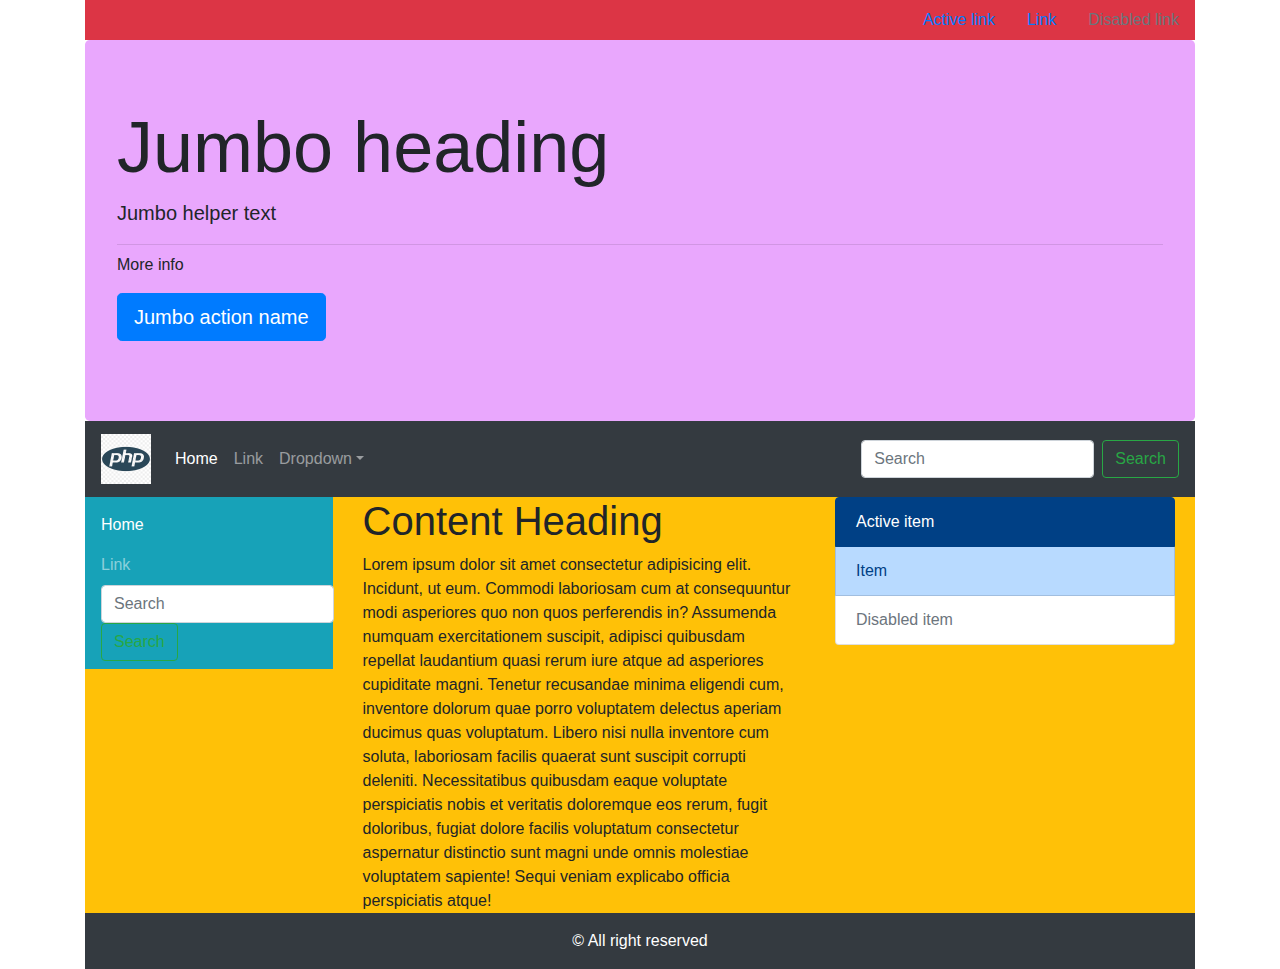
<file: BOOTSTRAP.min.css/index.html>
<!DOCTYPE html>
<html lang="en">
<head>
    <meta charset="UTF-8">
    <meta name="viewport" content="width=device-width, initial-scale=1.0">
    <title>Home</title>
    <link rel="stylesheet" href="css/bootstrap.min.css">
    <link rel="stylesheet" href="css/style.css">
    <script src="js/bootstrap.bundle.js"></script>
</head>
<body>
    
    <div class="container">
        <ul class="nav justify-content-end bg-danger">
            <li class="nav-item">
                <a class="nav-link active" href="#">Active link</a>
            </li>
            <li class="nav-item">
                <a class="nav-link" href="#">Link</a>
            </li>
            <li class="nav-item">
                <a class="nav-link disabled" href="#">Disabled link</a>
            </li>
        </ul>


        <div class="jumbotron" style="background-color: rgb(233, 167, 253)
        ;">
            <h1 class="display-3">Jumbo heading</h1>
            <p class="lead">Jumbo helper text</p>
            <hr class="my-2">
            <p>More info</p>
            <p class="lead">
                <a class="btn btn-primary btn-lg" href="Jumbo action link" role="button">Jumbo action name</a>
            </p>
        </div>
    
    
        
    
    
    
        <nav class="navbar navbar-expand-sm navbar-dark bg-dark">
            <a class="navbar-brand" href="#"><img src="Rummi2.png" alt=""></a>
            <button class="navbar-toggler d-lg-none" type="button" data-toggle="collapse" data-target="#collapsibleNavId" aria-controls="collapsibleNavId"
                aria-expanded="false" aria-label="Toggle navigation"></button>
            <div class="collapse navbar-collapse" id="collapsibleNavId">
                <ul class="navbar-nav mr-auto mt-2 mt-lg-0">
                    <li class="nav-item active">
                        <a class="nav-link" href="#">Home <span class="sr-only">(current)</span></a>
                    </li>
                    <li class="nav-item">
                        <a class="nav-link" href="#">Link</a>
                    </li>
                    <li class="nav-item dropdown">
                        <a class="nav-link dropdown-toggle" href="#" id="dropdownId" data-toggle="dropdown" aria-haspopup="true" aria-expanded="false">Dropdown</a>
                        <div class="dropdown-menu" aria-labelledby="dropdownId">
                            <a class="dropdown-item" href="#">Action 1</a>
                            <a class="dropdown-item" href="#">Action 2</a>
                        </div>
                    </li>
                </ul>
                <form class="form-inline my-2 my-lg-0">
                    <input class="form-control mr-sm-2" type="text" placeholder="Search">
                    <button class="btn btn-outline-success my-2 my-sm-0" type="submit">Search</button>
                </form>
            </div>
        </nav>
    
    
    
    
        <div class="container">
            <div class="row bg-warning">
                <div class="col-lg-3" style="margin-left: -15px;">
                    <nav class="navbar navbar-dark bg-info">
                            <ul class="navbar-nav ">
                                <li class="nav-item active">
                                    <a class="nav-link" href="#">Home <span class="sr-only">(current)</span></a>
                                </li>
                                <li class="nav-item">
                                    <a class="nav-link" href="#">Link</a>
                                </li>
                            
                                <li>
                                    <form class="form-inline my-2 my-lg-0">
                                        <input class="form-control mr-sm-2" type="text" placeholder="Search">
                                        <button class="btn btn-outline-success my-2 my-sm-0" type="submit">Search</button>
                                    </form>
                                </li>
                                
                            </ul>
                            
                    </nav>
                </div>
                <div class="col-lg-5" style="margin: 0;">
                    <h1>Content Heading</h1>
                    Lorem ipsum dolor sit amet consectetur adipisicing elit. Incidunt, ut eum. Commodi laboriosam cum at consequuntur modi asperiores quo non quos perferendis in? Assumenda numquam exercitationem suscipit, adipisci quibusdam repellat laudantium quasi rerum iure atque ad asperiores cupiditate magni. Tenetur recusandae minima eligendi cum, inventore dolorum quae porro voluptatem delectus aperiam ducimus quas voluptatum. Libero nisi nulla inventore cum soluta, laboriosam facilis quaerat sunt suscipit corrupti deleniti. Necessitatibus quibusdam eaque voluptate perspiciatis nobis et veritatis doloremque eos rerum, fugit doloribus, fugiat dolore facilis voluptatum consectetur aspernatur distinctio sunt magni unde omnis molestiae voluptatem sapiente! Sequi veniam explicabo officia perspiciatis atque!
                </div>
                <div class="col-lg-4" style="margin-left: 10px;" >
                    <div class="list-group" >
                        <a href="#" class="list-group-item list-group-item-action list-group-item-primary active">Active item</a>
                        <a href="#" class="list-group-item list-group-item-action list-group-item-primary">Item</a>
                        <a href="#" class="list-group-item list-group-item-action list-group-item-primary disabled">Disabled item</a>
                    </div>
                </div>
            </div>
        </div>
    
    
        <footer class="text-center bg-dark text-white p-3">
            &copy; All right reserved
        </footer>
    </div>




</body>
</html>
</file>
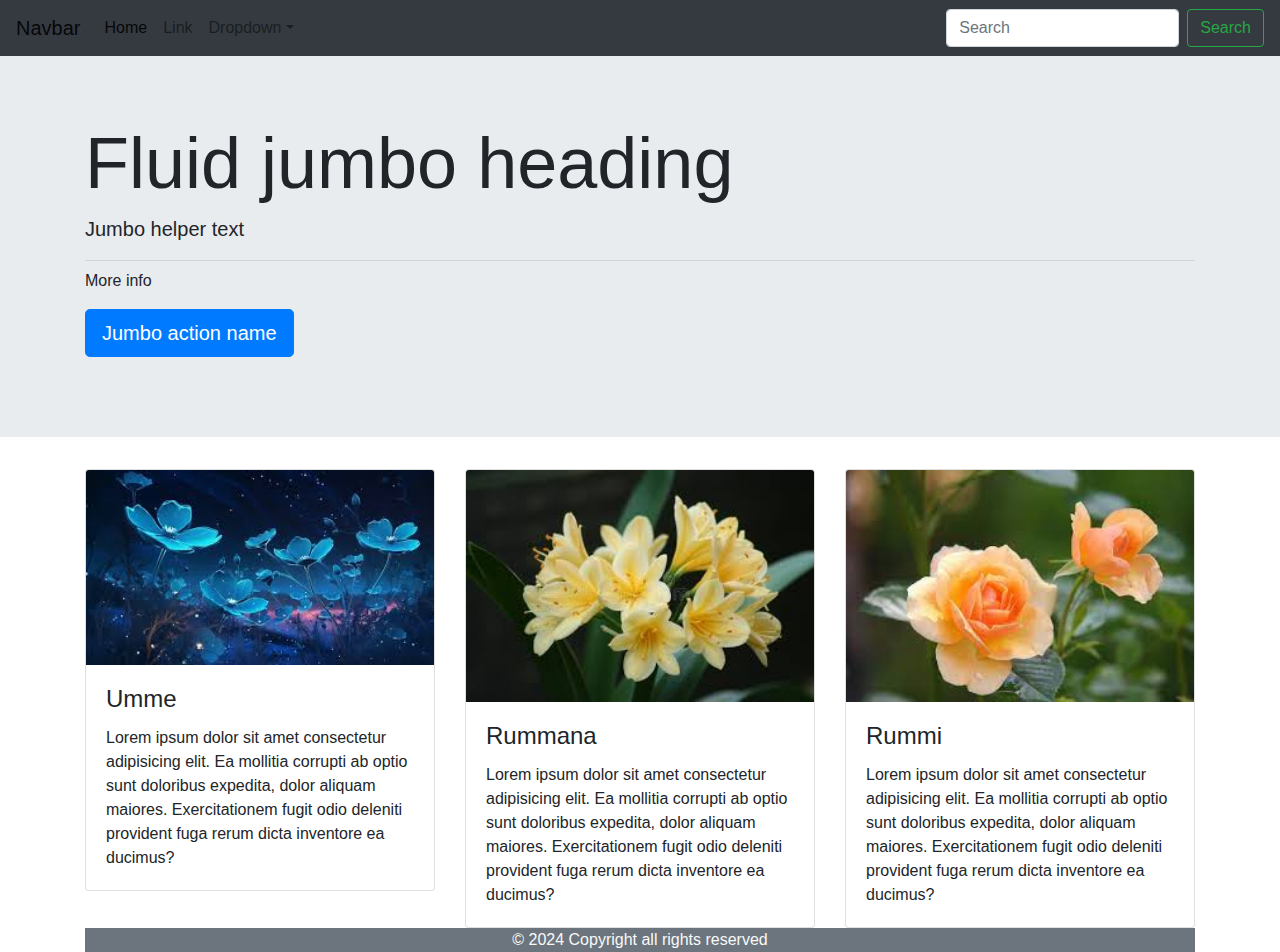
<file: card.html>
<!DOCTYPE html>
<html lang="en">
<head>
    <meta charset="UTF-8">
    <meta name="viewport" content="width=device-width, initial-scale=1.0">
    <title>Card</title>
    <link rel="stylesheet" href="https://cdn.jsdelivr.net/npm/bootstrap@4.6.2/dist/css/bootstrap.min.css">
    <script src="https://cdn.jsdelivr.net/npm/jquery@3.7.1/dist/jquery.slim.min.js"></script>
  <script src="https://cdn.jsdelivr.net/npm/popper.js@1.16.1/dist/umd/popper.min.js"></script>
  <script src="https://cdn.jsdelivr.net/npm/bootstrap@4.6.2/dist/js/bootstrap.bundle.min.js"></script>
</head>
<body>
    <nav class="navbar navbar-expand-sm navbar-light bg-dark">
        <a class="navbar-brand" href="#">Navbar</a>
        <button class="navbar-toggler d-lg-none" type="button" data-toggle="collapse" data-target="#collapsibleNavId" aria-controls="collapsibleNavId"
            aria-expanded="false" aria-label="Toggle navigation">
            <span class="navbar-toggler-icon"></span>
        </button>
        <div class="collapse navbar-collapse" id="collapsibleNavId">
            <ul class="navbar-nav mr-auto mt-2 mt-lg-0">
                <li class="nav-item active">
                    <a class="nav-link" href="#">Home <span class="sr-only">(current)</span></a>
                </li>
                <li class="nav-item">
                    <a class="nav-link" href="#">Link</a>
                </li>
                <li class="nav-item dropdown">
                    <a class="nav-link dropdown-toggle" href="#" id="dropdownId" data-toggle="dropdown" aria-haspopup="true" aria-expanded="false">Dropdown</a>
                    <div class="dropdown-menu" aria-labelledby="dropdownId">
                        <a class="dropdown-item" href="#">Action 1</a>
                        <a class="dropdown-item" href="#">Action 2</a>
                    </div>
                </li>
            </ul>
            <form class="form-inline my-2 my-lg-0">
                <input class="form-control mr-sm-2" type="text" placeholder="Search">
                <button class="btn btn-outline-success my-2 my-sm-0" type="submit">Search</button>
            </form>
        </div>
    </nav>

    <div class="jumbotron jumbotron-fluid">
        <div class="container">
            <h1 class="display-3">Fluid jumbo heading</h1>
            <p class="lead">Jumbo helper text</p>
            <hr class="my-2">
            <p>More info</p>
            <p class="lead">
                <a class="btn btn-primary btn-lg" href="Jumbo action link" role="button">Jumbo action name</a>
            </p>
        </div>
    </div>
     <div class="container">
        <div class="row">
            <div class="col-lg-4">
                <div class="card">
                    <img class="card-img-top" src="images.jpg" alt="">
                    <div class="card-body">
                        <h4 class="card-title">Umme</h4>
                        <p class="card-text">Lorem ipsum dolor sit amet consectetur adipisicing elit. Ea mollitia corrupti ab optio sunt doloribus expedita, dolor aliquam maiores. Exercitationem fugit odio deleniti provident fuga rerum dicta inventore ea ducimus?</p>
                    </div>
                </div>
            </div>
            <div class="col-lg-4"><div class="card">
                <img class="card-img-top" src="images (1).jpg" alt="">
                <div class="card-body">
                    <h4 class="card-title">Rummana</h4>
                    <p class="card-text">Lorem ipsum dolor sit amet consectetur adipisicing elit. Ea mollitia corrupti ab optio sunt doloribus expedita, dolor aliquam maiores. Exercitationem fugit odio deleniti provident fuga rerum dicta inventore ea ducimus?</p>
                </div>
            </div></div>
            <div class="col-lg-4"><div class="card">
                <img class="card-img-top" src="download.jpg" alt="">
                <div class="card-body">
                    <h4 class="card-title">Rummi</h4>
                    <p class="card-text">Lorem ipsum dolor sit amet consectetur adipisicing elit. Ea mollitia corrupti ab optio sunt doloribus expedita, dolor aliquam maiores. Exercitationem fugit odio deleniti provident fuga rerum dicta inventore ea ducimus?</p>
                </div>
            </div></div>
        </div>
        <footer class="bg-secondary text-center text-light">
            &copy; 2024 Copyright all rights reserved
        </footer>
     </div>
     
</body>
</html>
</file>
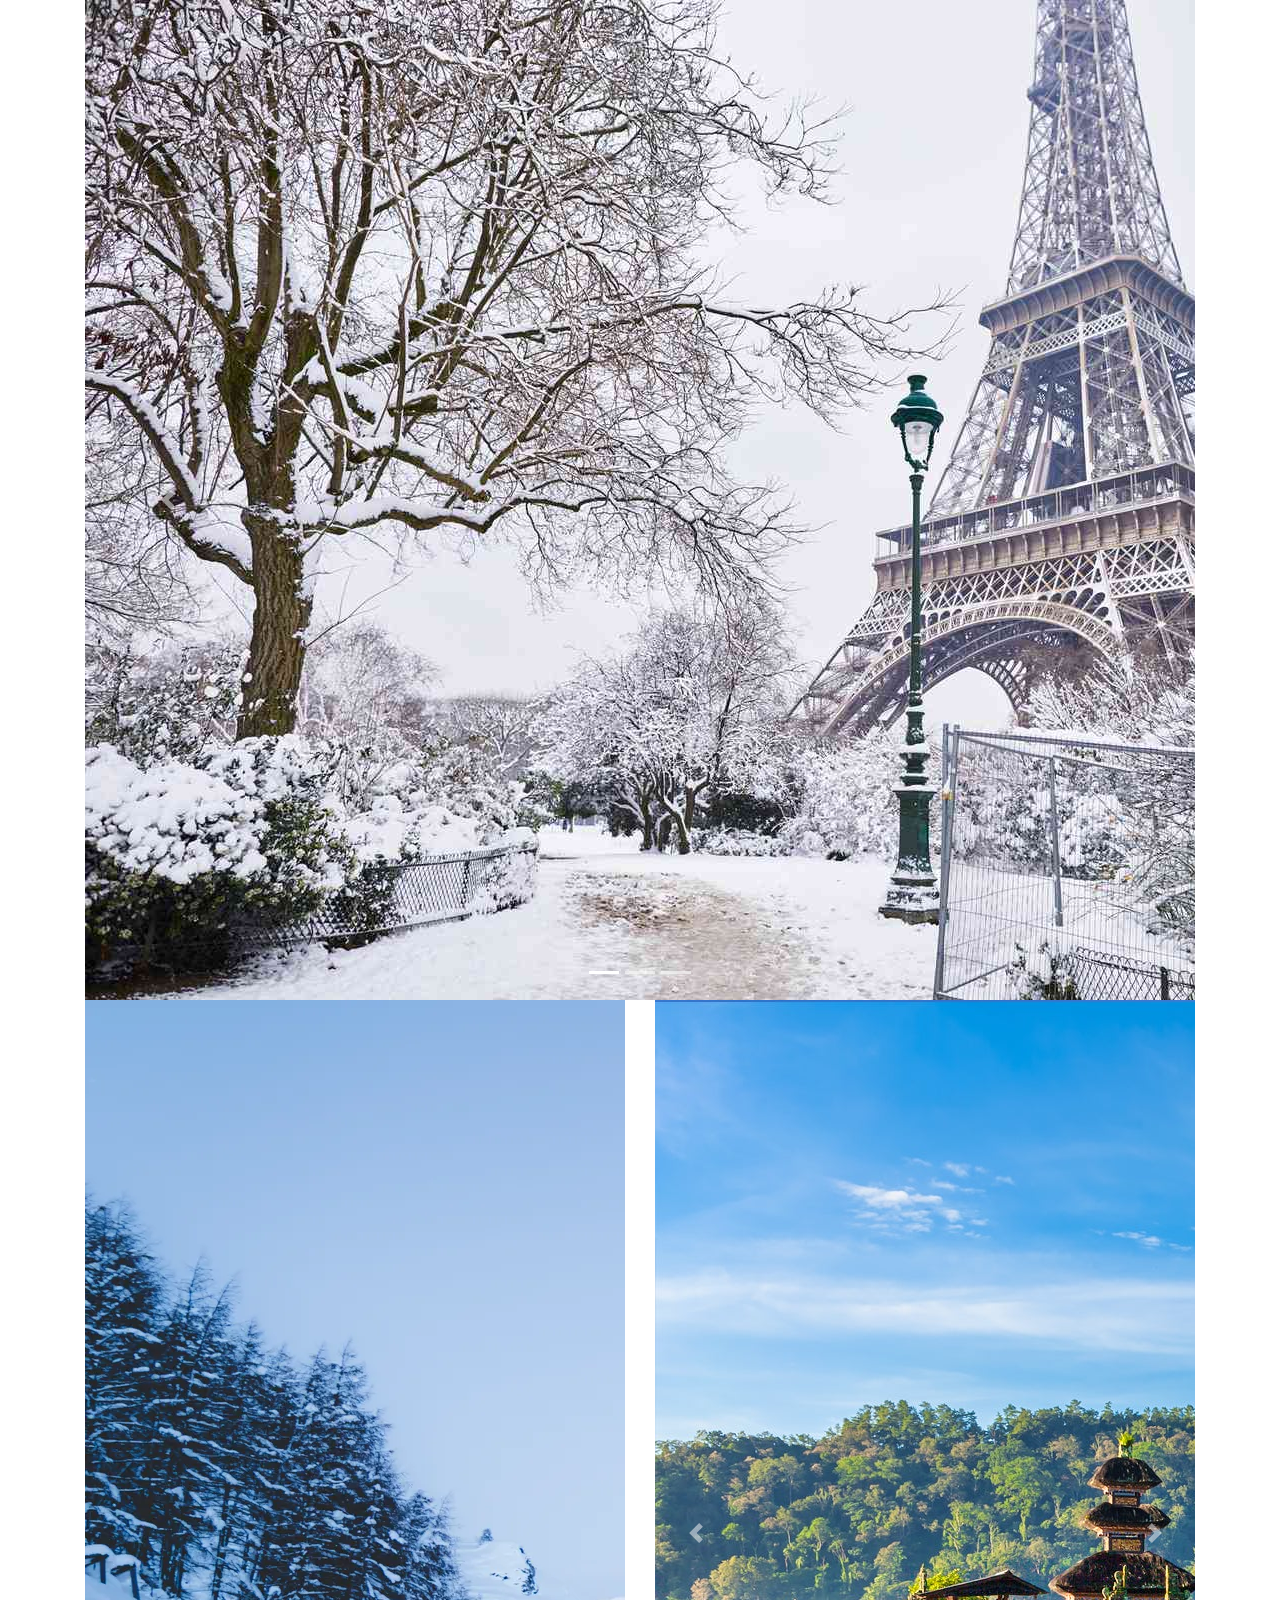
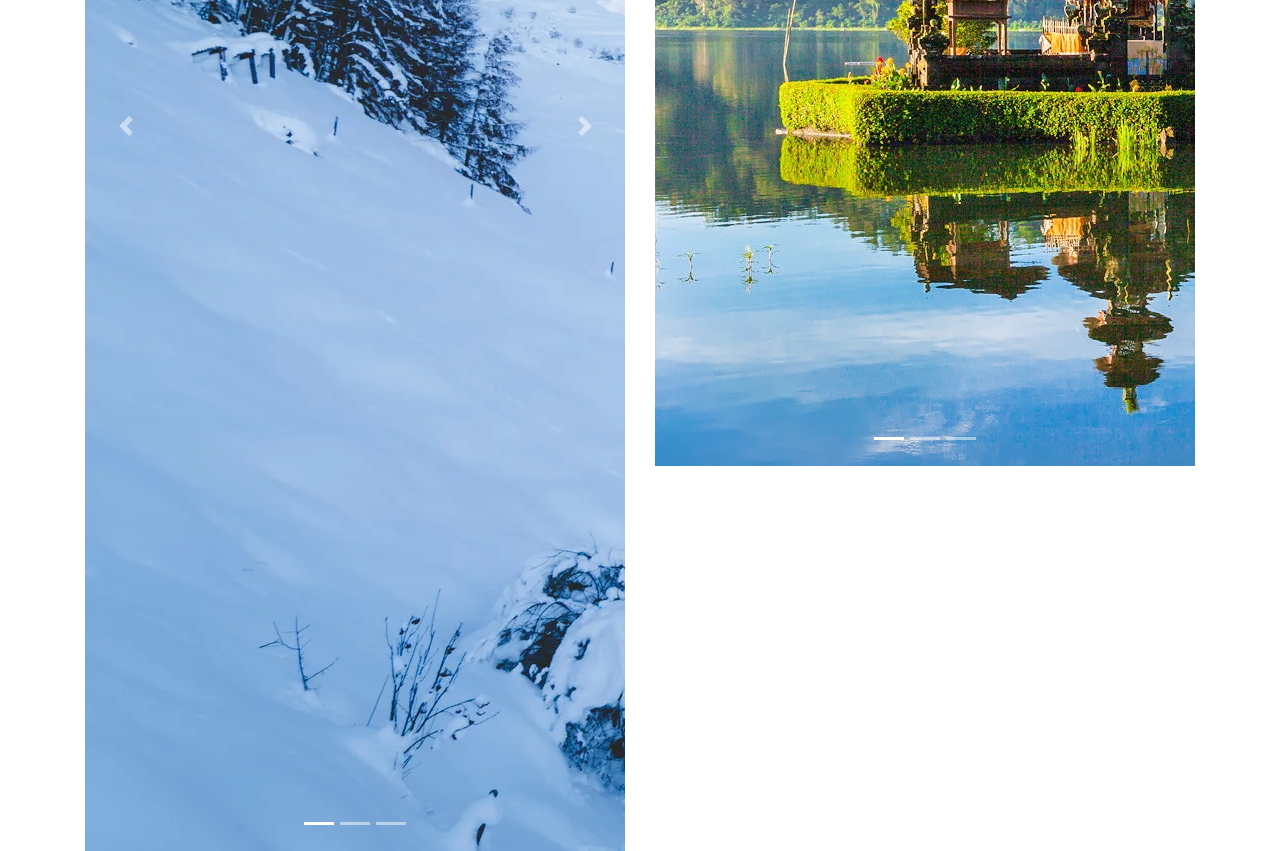
<file: carousel.html>
<!DOCTYPE html>
<html lang="en">
<head>
    <meta charset="UTF-8">
    <meta name="viewport" content="width=device-width, initial-scale=1.0">
    <title>Carousel/Image Slider</title>
    <link rel="stylesheet" href="https://cdn.jsdelivr.net/npm/bootstrap@4.6.2/dist/css/bootstrap.min.css">
    <script src="https://cdn.jsdelivr.net/npm/jquery@3.7.1/dist/jquery.slim.min.js"></script>
  <script src="https://cdn.jsdelivr.net/npm/popper.js@1.16.1/dist/umd/popper.min.js"></script>
  <script src="https://cdn.jsdelivr.net/npm/bootstrap@4.6.2/dist/js/bootstrap.bundle.min.js"></script>
</head>
<body>
    <div class="container">
        <div id="carouselId" class="carousel slide" data-ride="carousel">
            <ol class="carousel-indicators">
                <li data-target="#carouselId" data-slide-to="0" class="active"></li>
                <li data-target="#carouselId" data-slide-to="1"></li>
                <li data-target="#carouselId" data-slide-to="2"></li>
            </ol>
            <div class="carousel-inner" role="listbox">
                <div class="carousel-item active">
                    <img src="rummi.jpg" alt="First slide">
                </div>
                <div class="carousel-item">
                    <img src="paris_pic.jpg" alt="Second slide">
                </div>
                <div class="carousel-item">
                    <img src="parisguide3.jpeg" alt="Third slide">
                </div>
            </div>
            <a class="carousel-control-prev" href="#carouselId" role="button" data-slide="prev">
                <span class="carousel-control-prev-icon" aria-hidden="true"></span>
                <span class="sr-only">Previous</span>
            </a>
            <a class="carousel-control-next" href="#carouselId" role="button" data-slide="next">
                <span class="carousel-control-next-icon" aria-hidden="true"></span>
                <span class="sr-only">Next</span>
            </a>
        </div>
    </div>
    <div class="container">
        <div class="row">
            <div class="col-lg-6">
                <div id="carouselIda" class="carousel slide" data-ride="carousel">
                    <ol class="carousel-indicators">
                        <li data-target="#carouselIda" data-slide-to="0" class="active"></li>
                        <li data-target="#carouselIda" data-slide-to="1"></li>
                        <li data-target="#carouselIda" data-slide-to="2"></li>
                    </ol>
                    <div class="carousel-inner" role="listbox">
                        <div class="carousel-item active">
                            <img src="a.webp" alt="First slide">
                        </div>
                        <div class="carousel-item">
                            <img src="b.webp" alt="Second slide">
                        </div>
                        <div class="carousel-item">
                            <img src="c.webp" alt="Third slide">
                        </div>
                    </div>
                    <a class="carousel-control-prev" href="#carouselIda" role="button" data-slide="prev">
                        <span class="carousel-control-prev-icon" aria-hidden="true"></span>
                        <span class="sr-only">Previous</span>
                    </a>
                    <a class="carousel-control-next" href="#carouselIda" role="button" data-slide="next">
                        <span class="carousel-control-next-icon" aria-hidden="true"></span>
                        <span class="sr-only">Next</span>
                    </a>
                </div>
            </div>
            <div class="col-lg-6">
                <div id="carouselIdb" class="carousel slide" data-ride="carousel">
                    <ol class="carousel-indicators">
                        <li data-target="#carouselIdb" data-slide-to="0" class="active"></li>
                        <li data-target="#carouselIdb" data-slide-to="1"></li>
                        <li data-target="#carouselIdb" data-slide-to="2"></li>
                    </ol>
                    <div class="carousel-inner" role="listbox">
                        <div class="carousel-item active">
                            <img src="d.jpg" alt="First slide">
                        </div>
                        <div class="carousel-item">
                            <img src="e.webp" alt="Second slide">
                        </div>
                        <div class="carousel-item">
                            <img src="f.webp" alt="Third slide">
                        </div>
                    </div>
                    <a class="carousel-control-prev" href="#carouselIdb" role="button" data-slide="prev">
                        <span class="carousel-control-prev-icon" aria-hidden="true"></span>
                        <span class="sr-only">Previous</span>
                    </a>
                    <a class="carousel-control-next" href="#carouselIdb" role="button" data-slide="next">
                        <span class="carousel-control-next-icon" aria-hidden="true"></span>
                        <span class="sr-only">Next</span>
                    </a>
                </div>
            </div>
        </div>
    </div>
</body>
</html>
</file>
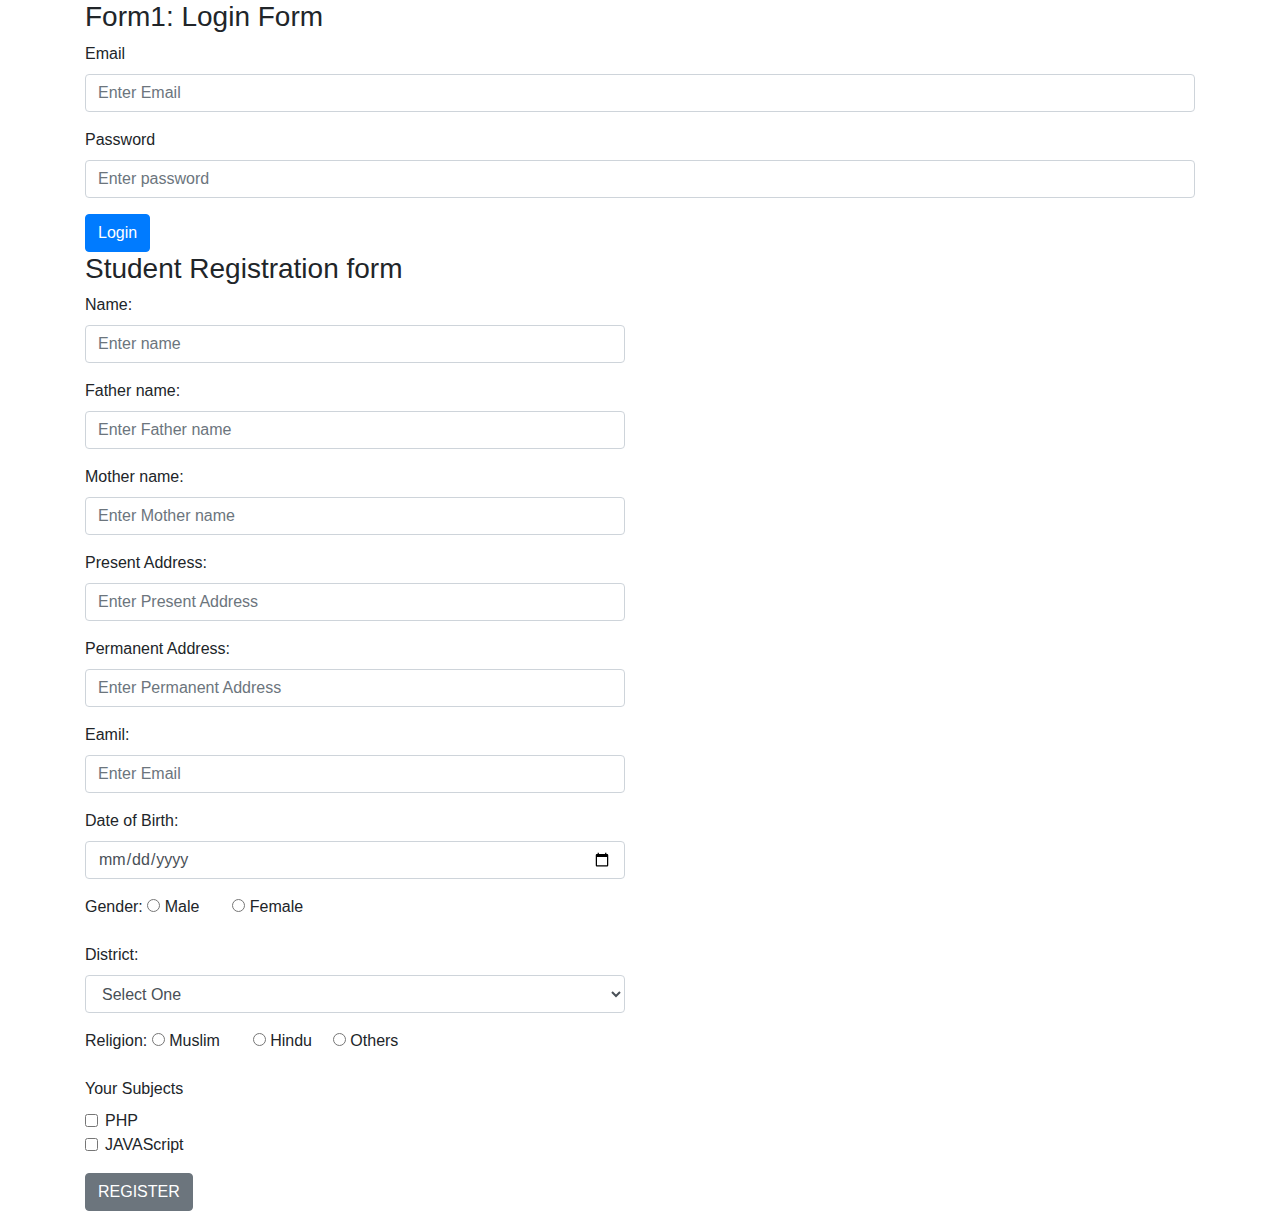
<file: form.html>
<!DOCTYPE html>
<html lang="en">
<head>
    <meta charset="UTF-8">
    <meta name="viewport" content="width=device-width, initial-scale=1.0">
    <title>Form</title>
    <link rel="stylesheet" href="https://cdn.jsdelivr.net/npm/bootstrap@4.6.2/dist/css/bootstrap.min.css">
    <script src="https://cdn.jsdelivr.net/npm/jquery@3.7.1/dist/jquery.slim.min.js"></script>
  <script src="https://cdn.jsdelivr.net/npm/popper.js@1.16.1/dist/umd/popper.min.js"></script>
  <script src="https://cdn.jsdelivr.net/npm/bootstrap@4.6.2/dist/js/bootstrap.bundle.min.js"></script>
</head>
<body>
    <div class="container">
        <h3>Form1: Login Form</h3>
        <form action="">
            <div class="form-group">
                <label for="">Email</label>
                <input type="email" name="form" class="form-control" placeholder="Enter Email">
             </div>
             <div class="form-group">
                <label for="">Password</label>
                <input type="password" name="form" class="form-control" placeholder="Enter password">
             </div>
             <button class="btn btn-primary"> Login</button>
        </form>
    </div>
    <div class="container">
        
        <div class="row">
 
            <div class="col-lg-6">
                <h3>Student Registration form</h3>
                <form action="">
                    <div class="form-group">
                      <label for="">Name:</label>
                      <input type="text"
                        class="form-control" name="" id="" aria-describedby="helpId" class="form-control" name="name" placeholder="Enter name">
                      
                    </div>

                    <div class="form-group">
                        <label for="">Father name:</label>
                        <input type="text"
                          class="form-control" name="" id="" aria-describedby="helpId" class="form-control" name="name" placeholder="Enter Father name">
                        
                      </div>

                      <div class="form-group">
                        <label for="">Mother name:</label>
                        <input type="text"
                          class="form-control" name="" id="" aria-describedby="helpId" class="form-control" name="name" placeholder="Enter Mother name">
                        
                      </div>

                      <div class="form-group">
                        <label for="">Present Address:</label>
                        <input type="text"
                          class="form-control" name="" id="" aria-describedby="helpId" class="form-control" name="name" placeholder="Enter Present Address">
                        
                      </div>

                      <div class="form-group">
                        <label for="">Permanent Address:</label>
                        <input type="text"
                          class="form-control" name="" id="" aria-describedby="helpId" class="form-control" name="name" placeholder="Enter Permanent Address">
                        
                      </div>
                    <div class="form-group">
                        <label for="">Eamil:</label>
                        <input type="text"
                          class="form-control" name="" id="" aria-describedby="helpId" class="form-control" name="name" placeholder="Enter Email">
                        
                      </div>

                      <div class="form-group">
                        <label for="">Date of Birth:</label>
                        <input type="date"
                          class="form-control" name="" id="" aria-describedby="helpId" class="form-control" name="name" placeholder="">
                        
                      </div>

                      <div class="form-group">
                        <label for="">Gender:</label>
                        <div class="form-check form-check-inline">
                            <label for="form-check-label">
                                <input type="radio" class="orm-check-input" name="gender" value="male">
                                Male
                            </label>

                        </div>
                        <div class="form-check form-check-inline">

                        </div>
                        <label for="form-check-label">
                            <input type="radio" class="orm-check-input" name="gender" value="female">
                            Female
                        </label>
                      </div>
                      <div class="form-group">
                        <label for="">District:</label>
                        <select class="form-control" name="district">
                            <option value="">Select One</option>
                            <option>Dhaka</option>
                            <option>Narayanganj</option>
                            <option>Munshiganj</option>
                            <option>Narshindi</option>
                            <option>Cumilla</option>
                        
                        </select>
                        
                      </div>

                      <div class="form-group">
                        <label for="">Religion:</label>
                        <div class="form-check form-check-inline">
                            <label for="form-check-label">
                                <input type="radio" class="orm-check-input" name="religion" value="Muslim">
                                Muslim
                            </label>

                        </div>
                        <div class="form-check form-check-inline">

                        </div>
                        <label for="form-check-label">
                            <input type="radio" class="orm-check-input" name="religion" value="hindu">
                            Hindu
                        </label>
                        <div class="form-check form-check-inline">

                        </div>
                        <label for="form-check-label">
                            <input type="radio" class="orm-check-input" name="religion" value="others">
                            Others
                        </label>
                      </div>

                      <div class="form-group">
                        <label for="">Your Subjects</label>
                        <div class="form-check">
                            <label class="form-check-label">
                                <input type="checkbox" name="php" class="form-check-input">
                                PHP
                            </label>
                            
                        </div>
                        <div class="form-check">
                            <label class="form-check-label">
                                <input type="checkbox" name="JAVAScript" class="form-check-input">
                                JAVAScript
                            
                            </label>
                            
                        </div>
                        
                        
                      </div>

                      <input type="Submit" class="btn btn-secondary" name="submit" value="REGISTER">
                      
                    


                </form>
            </div>



            <div class="col-lg6">
                <h3></h3>
            </div>
        </div>
    </div>
</body>
</html>
</file>
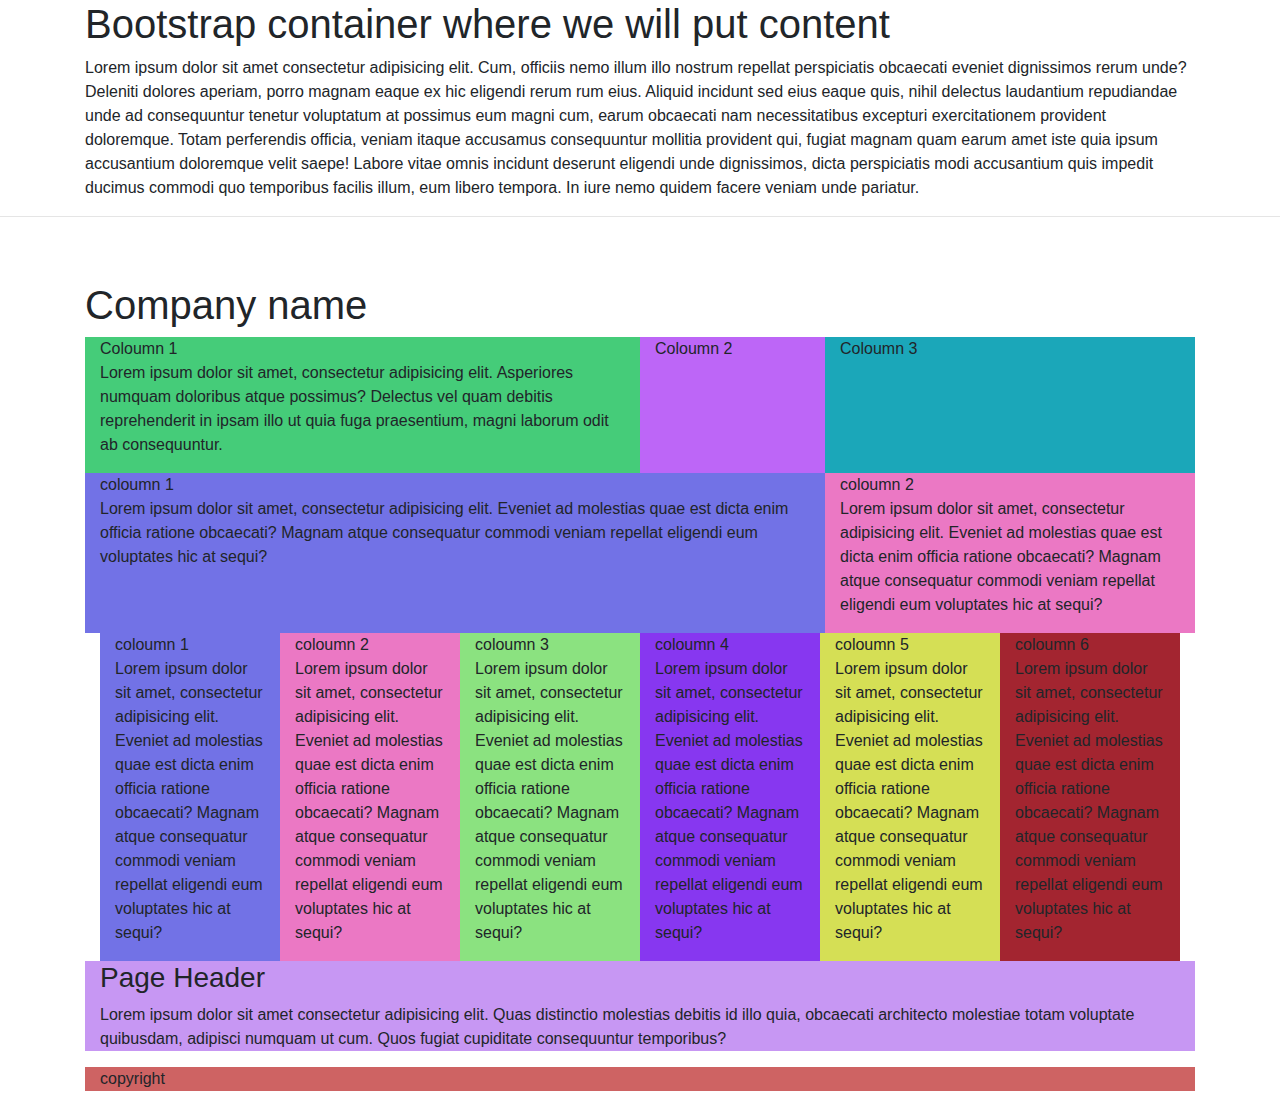
<file: home.html>
<!DOCTYPE html>
<html lang="en">
<head>
    <meta charset="UTF-8">
    <meta name="viewport" content="width=device-width, initial-scale=1.0">
    <title>Home page</title>
    <link rel="stylesheet" href="https://cdn.jsdelivr.net/npm/bootstrap@4.6.2/dist/css/bootstrap.min.css">
</head>
<body>
    <div class="container">
        <h1>Bootstrap container where we will put content</h1>
        <p>Lorem ipsum dolor sit amet consectetur adipisicing elit. Cum, officiis nemo illum illo nostrum repellat perspiciatis obcaecati eveniet dignissimos rerum unde? Deleniti dolores aperiam, porro magnam eaque ex hic eligendi rerum rum eius. Aliquid incidunt sed eius eaque quis, nihil delectus laudantium repudiandae unde ad consequuntur tenetur voluptatum at possimus eum magni cum, earum obcaecati nam necessitatibus excepturi exercitationem provident doloremque. Totam perferendis officia, veniam itaque accusamus consequuntur mollitia provident qui, fugiat magnam quam earum amet iste quia ipsum accusantium doloremque velit saepe! Labore vitae omnis incidunt deserunt eligendi unde dignissimos, dicta perspiciatis modi accusantium quis impedit ducimus commodi quo temporibus facilis illum, eum libero tempora. In iure nemo quidem facere veniam unde pariatur.</p>
    </div>
    <hr>
    <br><br>
    <div class="container">
        <h1>Company name</h1>
        <div class="container">
            <div class="row">
                <div class="col-lg-6" style="background-color: rgb(69, 204, 121);"> Coloumn 1
                
                <p>
                    Lorem ipsum dolor sit amet, consectetur adipisicing elit. Asperiores numquam doloribus atque possimus? Delectus vel quam debitis reprehenderit in ipsam illo ut quia fuga praesentium, magni laborum odit ab consequuntur.
                </p>
                
                
                </div>
                <div class="col-lg-2" style="background-color: rgb(189, 102, 247);">
                    Coloumn 2
                    
                </div>
                <div class="col-lg-4" style="background-color: rgb(27, 167, 185);">
                    Coloumn 3
                    
                </div>
            </div>
        </div>
    </div>
    <div class="container">
        
        <div class="container">
            <div class="row">
                <div class="col-lg-8" style="background-color: rgb(114, 114, 230);">
                    coloumn 1
                    <p>Lorem ipsum dolor sit amet, consectetur adipisicing elit. Eveniet ad molestias quae est dicta enim officia ratione obcaecati? Magnam atque consequatur commodi veniam repellat eligendi eum voluptates hic at sequi?</p>

                </div>
                <div class="col-lg-4" style="background-color: rgb(235, 120, 196);">
                    coloumn 2
                    <p>Lorem ipsum dolor sit amet, consectetur adipisicing elit. Eveniet ad molestias quae est dicta enim officia ratione obcaecati? Magnam atque consequatur commodi veniam repellat eligendi eum voluptates hic at sequi?</p>

                </div>

            </div>
        </div>




        <div class="container">
        
            <div class="container">
                <div class="row">
                    <div class="col-lg-2" style="background-color: rgb(114, 114, 230);">
                        coloumn 1
                        <p>Lorem ipsum dolor sit amet, consectetur adipisicing elit. Eveniet ad molestias quae est dicta enim officia ratione obcaecati? Magnam atque consequatur commodi veniam repellat eligendi eum voluptates hic at sequi?</p>
    
                    </div>
                    <div class="col-lg-2" style="background-color: rgb(235, 120, 196);">
                        coloumn 2
                        <p>Lorem ipsum dolor sit amet, consectetur adipisicing elit. Eveniet ad molestias quae est dicta enim officia ratione obcaecati? Magnam atque consequatur commodi veniam repellat eligendi eum voluptates hic at sequi?</p>
    
                    </div>
                    <div class="col-lg-2" style="background-color: rgb(139, 226, 128);">
                        coloumn 3
                        <p>Lorem ipsum dolor sit amet, consectetur adipisicing elit. Eveniet ad molestias quae est dicta enim officia ratione obcaecati? Magnam atque consequatur commodi veniam repellat eligendi eum voluptates hic at sequi?</p>
    
                    </div>
                    <div class="col-lg-2" style="background-color: rgb(135, 55, 240);">
                        coloumn 4
                        <p>Lorem ipsum dolor sit amet, consectetur adipisicing elit. Eveniet ad molestias quae est dicta enim officia ratione obcaecati? Magnam atque consequatur commodi veniam repellat eligendi eum voluptates hic at sequi?</p>
    
                    </div>
                    <div class="col-lg-2" style="background-color: rgb(213, 223, 85);">
                        coloumn 5
                        <p>Lorem ipsum dolor sit amet, consectetur adipisicing elit. Eveniet ad molestias quae est dicta enim officia ratione obcaecati? Magnam atque consequatur commodi veniam repellat eligendi eum voluptates hic at sequi?</p>
    
                    </div>
                    <div class="col-lg-2" style="background-color: rgb(163, 37, 48);">
                        coloumn 6
                        <p>Lorem ipsum dolor sit amet, consectetur adipisicing elit. Eveniet ad molestias quae est dicta enim officia ratione obcaecati? Magnam atque consequatur commodi veniam repellat eligendi eum voluptates hic at sequi?</p>
    
                    </div>
                </div>
            </div>
    </div>
    <div class="container" style="background-color: rgb(199, 151, 243);">
        <h3>Page Header</h3>
        <p>Lorem ipsum dolor sit amet consectetur adipisicing elit. Quas distinctio molestias debitis id illo quia, obcaecati architecto molestiae totam voluptate quibusdam, adipisci numquam ut cum. Quos fugiat cupiditate consequuntur temporibus?</p>

    </div>
    <div class="container" style="background-color: rgb(206, 99, 99);">
        <p>copyright</p>
    </div>
</body>
</html>
</file>
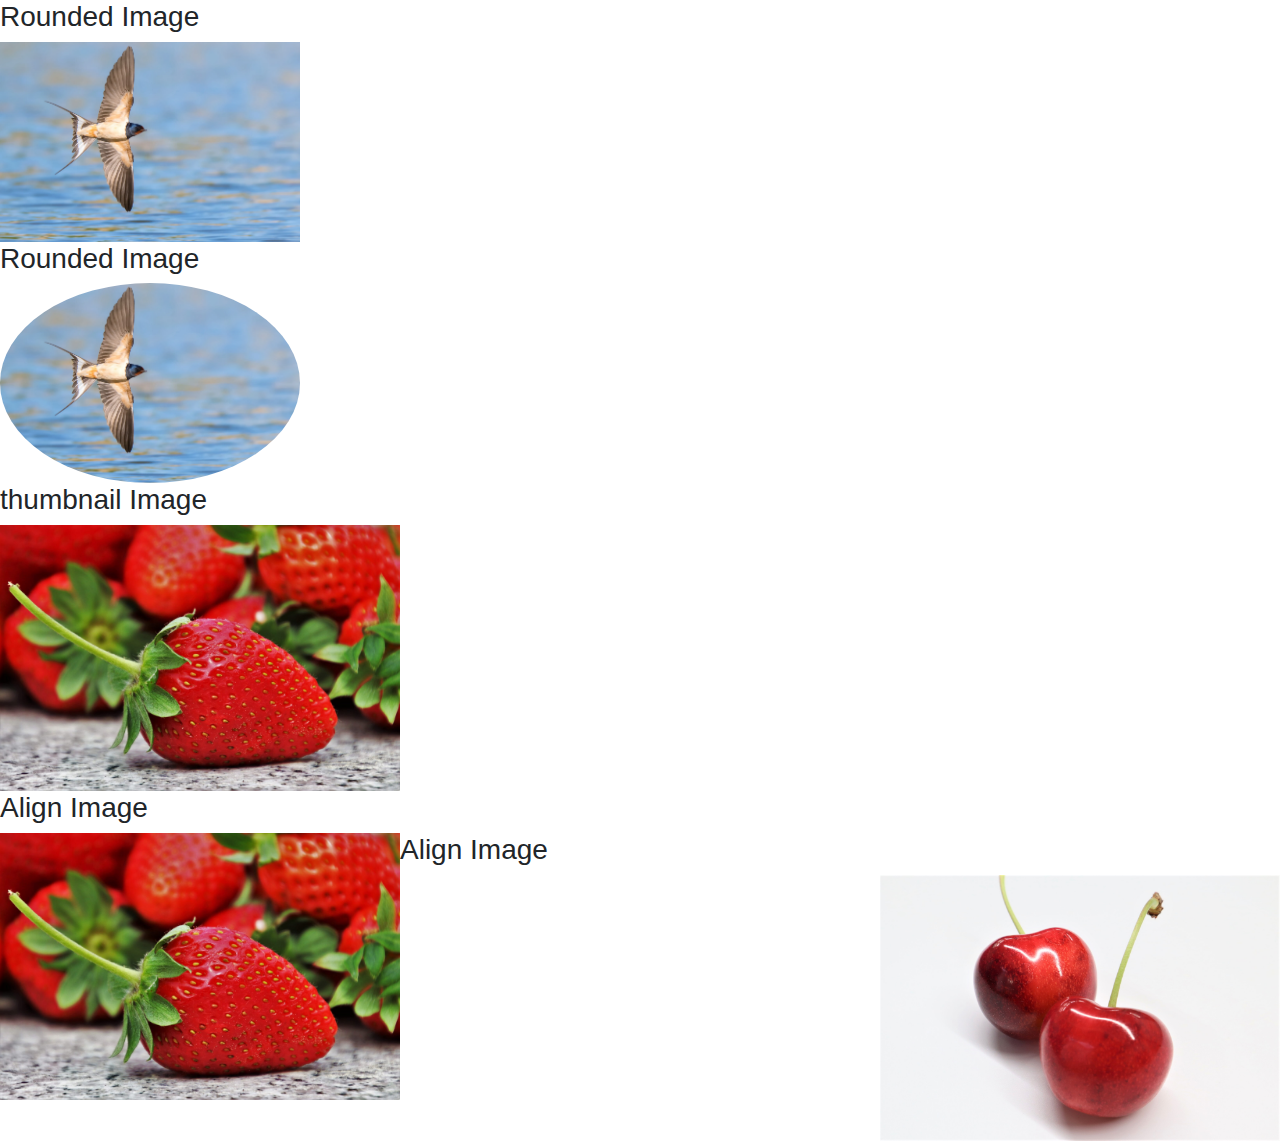
<file: images.html>
<!DOCTYPE html>
<html lang="en">
<head>
    <meta charset="UTF-8">
    <meta name="viewport" content="width=device-width, initial-scale=1.0">
    <title>Document</title>
    <link rel="stylesheet" href="https://cdn.jsdelivr.net/npm/bootstrap@4.6.2/dist/css/bootstrap.min.css">
    <script src="https://cdn.jsdelivr.net/npm/jquery@3.7.1/dist/jquery.slim.min.js"></script>
  <script src="https://cdn.jsdelivr.net/npm/popper.js@1.16.1/dist/umd/popper.min.js"></script>
  <script src="https://cdn.jsdelivr.net/npm/bootstrap@4.6.2/dist/js/bootstrap.bundle.min.js"></script>
</head>
<body>
<h3>Rounded Image</h3>
<img src="bird.webp" alt="" style="width: 300px;">

<h3>Rounded Image</h3>
<img src="bird.webp" alt="" style="width: 300px;"
class="rounded-circle">

<h3>thumbnail Image</h3>
 <img src="strawberries-3359755-scaled-2.jpg" alt="" style="width: 400px;"[class]="img-thumbnail">

<h3>Align Image</h3>
<img src="strawberries-3359755-scaled-2.jpg" alt="" style="width: 400px;"class="float-left">
    
    <h3>Align Image</h3>
    <img src="cherry.jpg" alt="" style="width: 400px;"class="float-right">
    
    


</body>
</html>
</file>
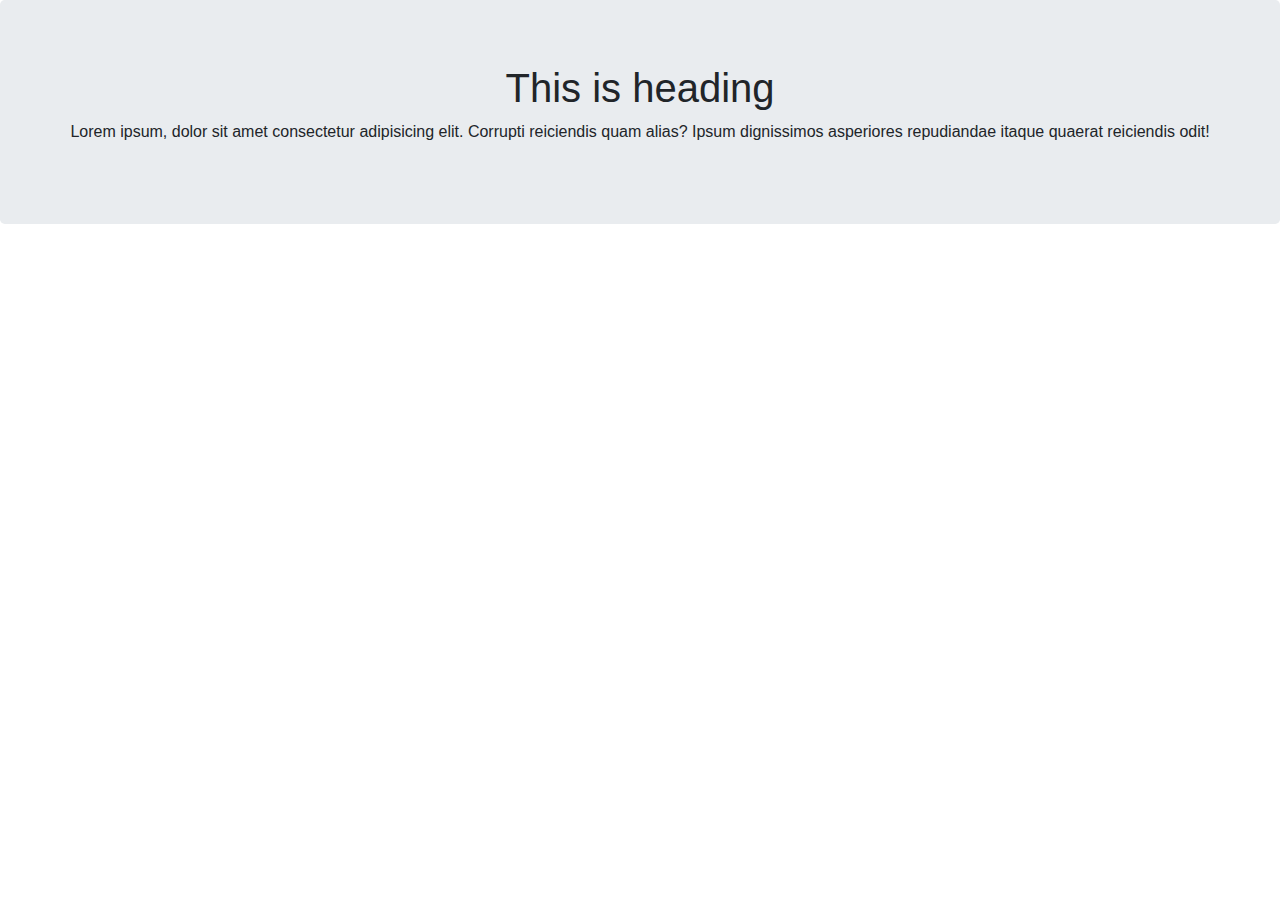
<file: jumbotron.html>
<!DOCTYPE html>
<html lang="en">
<head>
    <meta charset="UTF-8">
    <meta name="viewport" content="width=device-width, initial-scale=1.0">
    <title>Document</title>
    <link rel="stylesheet" href="https://cdn.jsdelivr.net/npm/bootstrap@4.6.2/dist/css/bootstrap.min.css">
</head>
<body>
    <div class="jumbotron text-center">
        <h1>This is heading</h1>
        <p>Lorem ipsum, dolor sit amet consectetur adipisicing elit. Corrupti reiciendis quam alias? Ipsum dignissimos asperiores repudiandae itaque quaerat reiciendis odit!</p>
    </div>
</body>
</html>
</file>
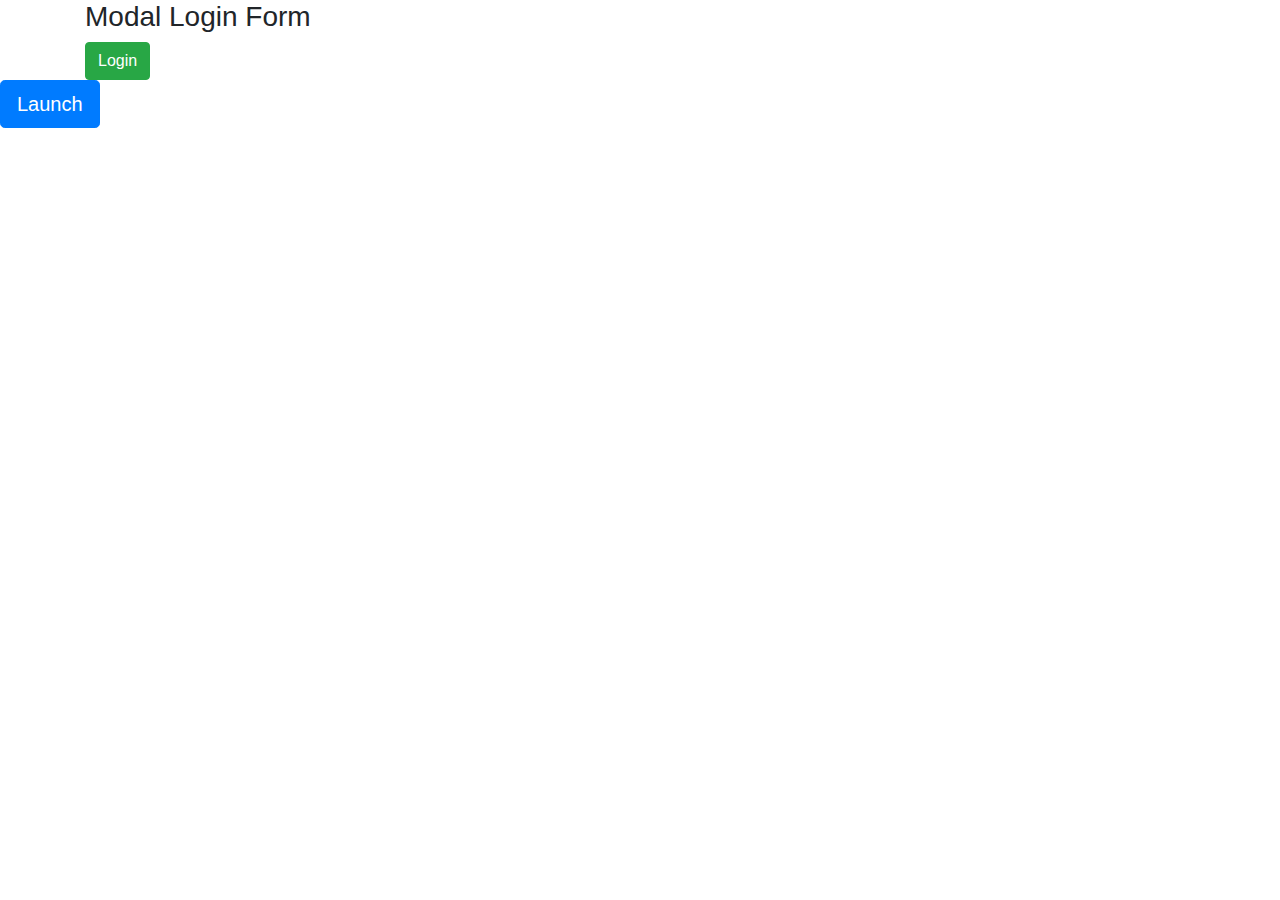
<file: modal.html>
<!DOCTYPE html>
<html lang="en">
<head>
    <meta charset="UTF-8">
    <meta name="viewport" content="width=device-width, initial-scale=1.0">
    <title>Document</title>
    <link rel="stylesheet" href="css/bootstrap.min.css">
    <script src="js/jquery-3.7.1.slim.min.js"></script>
    <script src="js/popper.min.js"></script>
    <script src="js/bootstrap.bundle.js"></script>
</head>
<body>
    <div class="container">
        <h3>Modal Login Form</h3>
        <button type="button" class="btn btn-success" data-toggle="modal" data-target="#loginform">Login</button>
    </div>

    <!-- Button trigger modal -->
    <button type="button" class="btn btn-primary btn-lg" data-toggle="modal" data-target="#modelId">
      Launch
    </button>
    
    <!-- Modal -->
    <div class="modal fade" id="loginform" tabindex="-1" role="dialog" aria-labelledby="modelTitleId" aria-hidden="true">
        <div class="modal-dialog" role="document">
            <div class="modal-content">
                <div class="modal-header">
                    <h5 class="modal-title">Login Form</h5>
                        <button type="button" class="close" data-dismiss="modal" aria-label="Close">
                            <span aria-hidden="true">&times;</span>
                        </button>
                </div>
                <div class="modal-body">
                Body
                </div>
                <div class="modal-footer">
                    <button type="button" class="btn btn-secondary" data-dismiss="modal">Close</button>
                    <button type="button" class="btn btn-primary">Save</button>
                </div>
            </div>
        </div>
    </div>
    
</body>
</html>
</file>
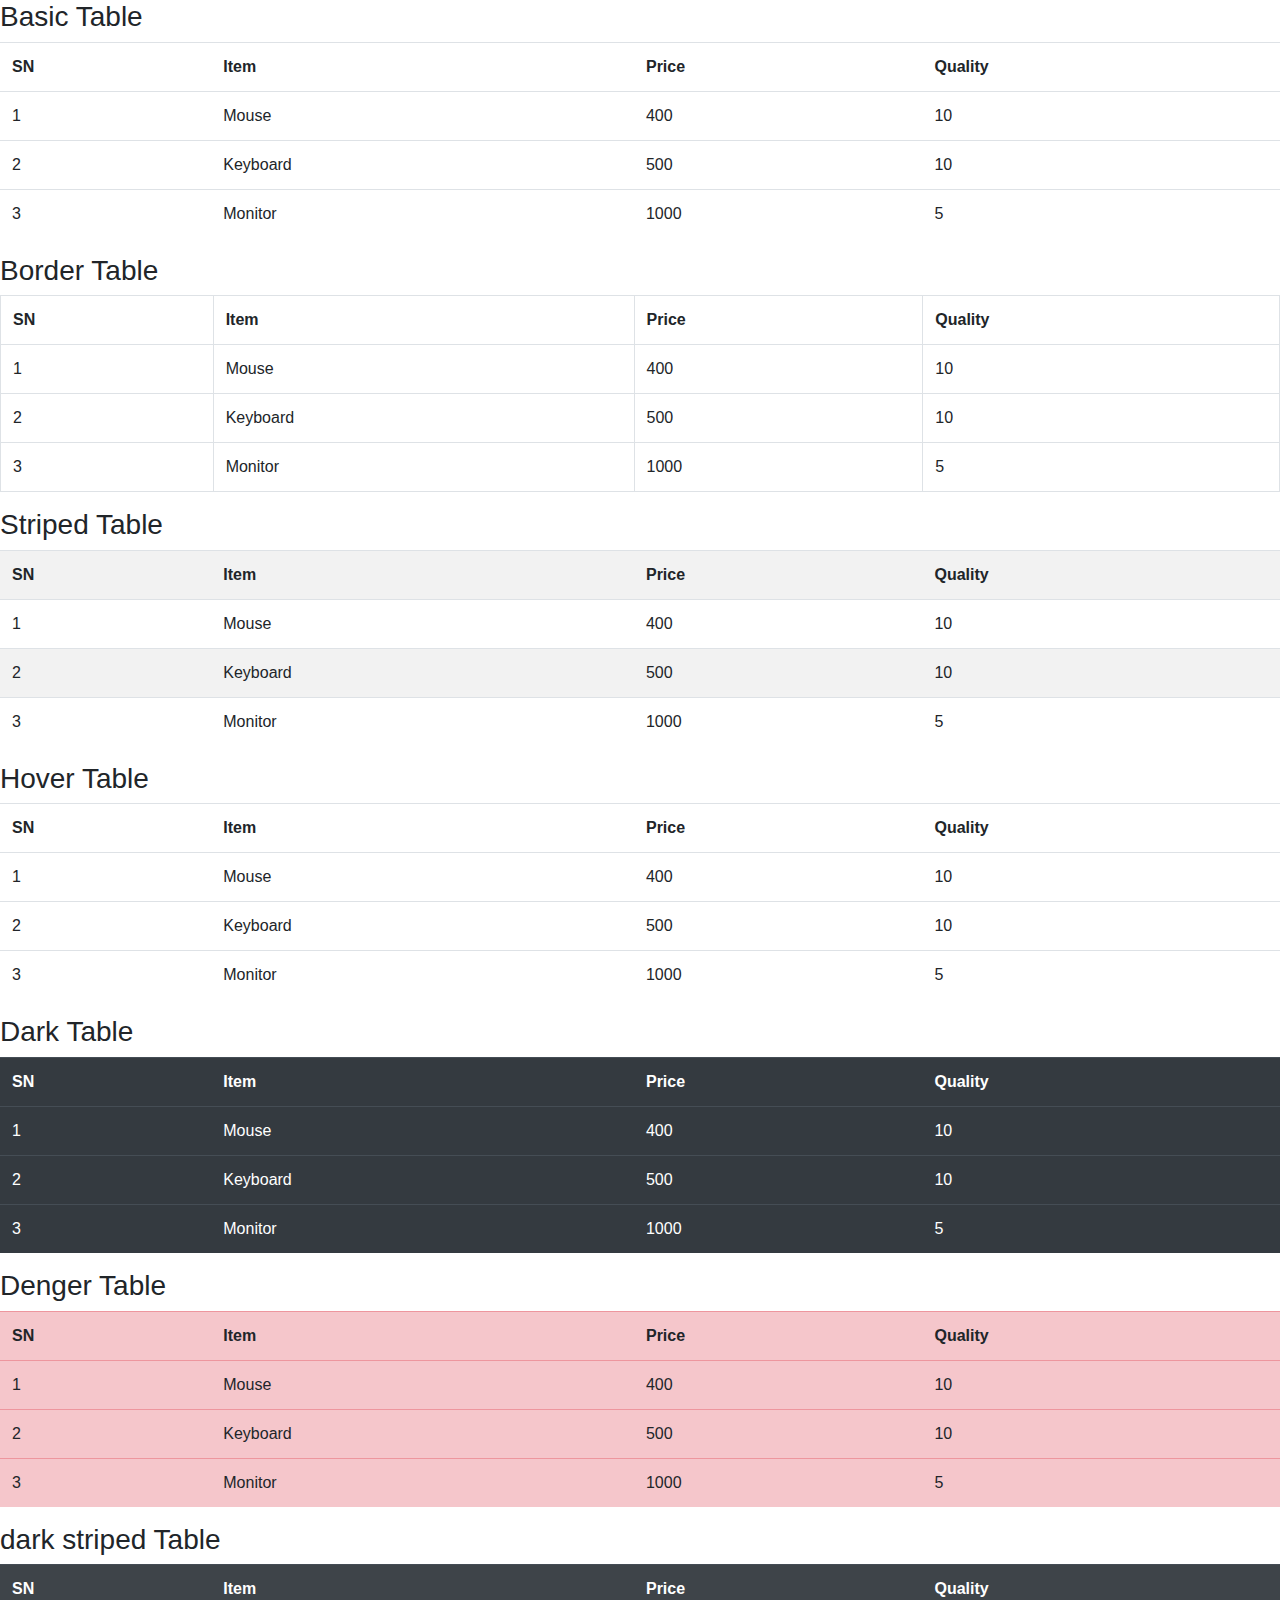
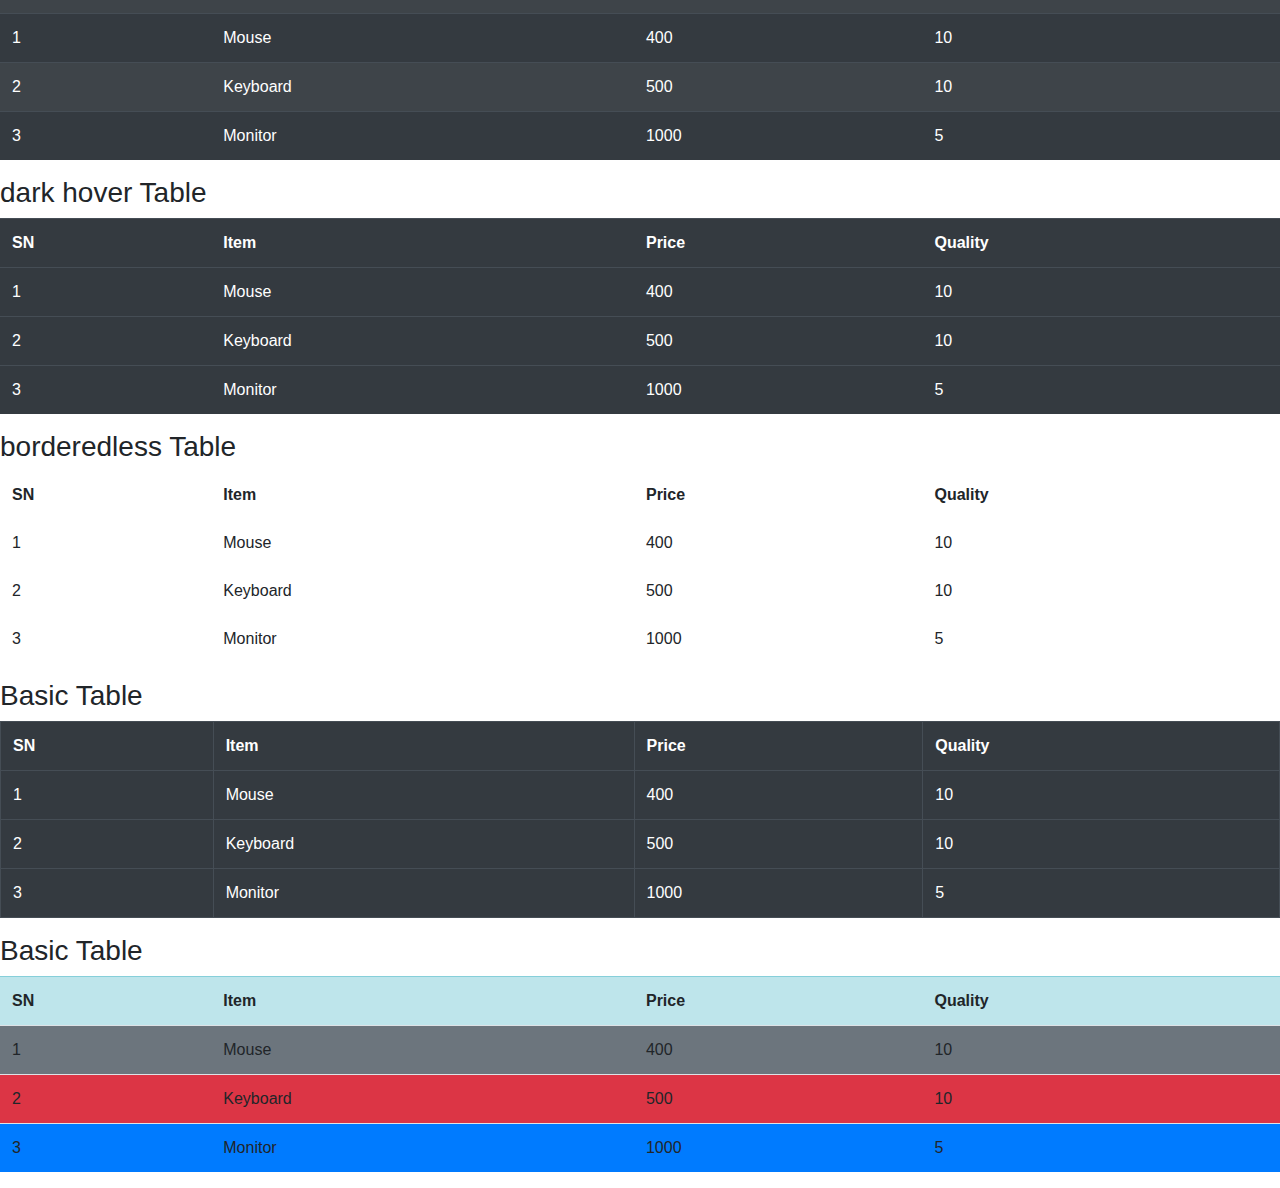
<file: table.html>
<!DOCTYPE html>
<html lang="en">
<head>
    <meta charset="UTF-8">
    <meta name="viewport" content="width=device-width, initial-scale=1.0">
    <title>Bootstrap Table</title>
    <link rel="stylesheet" href="https://cdn.jsdelivr.net/npm/bootstrap@4.6.2/dist/css/bootstrap.min.css">
    <script src="https://cdn.jsdelivr.net/npm/jquery@3.7.1/dist/jquery.slim.min.js"></script>
  <script src="https://cdn.jsdelivr.net/npm/popper.js@1.16.1/dist/umd/popper.min.js"></script>
  <script src="https://cdn.jsdelivr.net/npm/bootstrap@4.6.2/dist/js/bootstrap.bundle.min.js"></script>

</head>
<body>
    <h3>Basic Table</h3>
    <table class="table">
        <tr>
            <th>SN</th>
            <th>Item</th>
            <th>Price</th>
            <th>Quality</th>
        </tr>
        <tr>
            <td>1</td>
            <td>Mouse</td>
            <td>400</td>
            <td>10</td>
        </tr>
        <tr>
            <td>2</td>
            <td>Keyboard</td>
            <td>500</td>
            <td>10</td>
        </tr>
        <tr>
            <td>3</td>
            <td>Monitor</td>
            <td>1000</td>
            <td>5</td>
        </tr>
    </table>
    <h3>Border Table</h3>
    <table class="table table-bordered">
        <tr>
            <th>SN</th>
            <th>Item</th>
            <th>Price</th>
            <th>Quality</th>
        </tr>
        <tr>
            <td>1</td>
            <td>Mouse</td>
            <td>400</td>
            <td>10</td>
        </tr>
        <tr>
            <td>2</td>
            <td>Keyboard</td>
            <td>500</td>
            <td>10</td>
        </tr>
        <tr>
            <td>3</td>
            <td>Monitor</td>
            <td>1000</td>
            <td>5</td>
        </tr>
    </table>
    <h3>Striped Table</h3>
    <table class="table table-striped">
        <tr>
            <th>SN</th>
            <th>Item</th>
            <th>Price</th>
            <th>Quality</th>
        </tr>
        <tr>
            <td>1</td>
            <td>Mouse</td>
            <td>400</td>
            <td>10</td>
        </tr>
        <tr>
            <td>2</td>
            <td>Keyboard</td>
            <td>500</td>
            <td>10</td>
        </tr>
        <tr>
            <td>3</td>
            <td>Monitor</td>
            <td>1000</td>
            <td>5</td>
        </tr>
    </table>
    <h3>Hover Table</h3>
    <table class="table table-hover">
        <tr>
            <th>SN</th>
            <th>Item</th>
            <th>Price</th>
            <th>Quality</th>
        </tr>
        <tr>
            <td>1</td>
            <td>Mouse</td>
            <td>400</td>
            <td>10</td>
        </tr>
        <tr>
            <td>2</td>
            <td>Keyboard</td>
            <td>500</td>
            <td>10</td>
        </tr>
        <tr>
            <td>3</td>
            <td>Monitor</td>
            <td>1000</td>
            <td>5</td>
        </tr>
    </table>
    <h3>Dark Table</h3>
    <table class="table table-dark">
        <tr>
            <th>SN</th>
            <th>Item</th>
            <th>Price</th>
            <th>Quality</th>
        </tr>
        <tr>
            <td>1</td>
            <td>Mouse</td>
            <td>400</td>
            <td>10</td>
        </tr>
        <tr>
            <td>2</td>
            <td>Keyboard</td>
            <td>500</td>
            <td>10</td>
        </tr>
        <tr>
            <td>3</td>
            <td>Monitor</td>
            <td>1000</td>
            <td>5</td>
        </tr>
    </table>
    <h3>Denger Table</h3>
    <table class="table table-danger">
        <tr>
            <th>SN</th>
            <th>Item</th>
            <th>Price</th>
            <th>Quality</th>
        </tr>
        <tr>
            <td>1</td>
            <td>Mouse</td>
            <td>400</td>
            <td>10</td>
        </tr>
        <tr>
            <td>2</td>
            <td>Keyboard</td>
            <td>500</td>
            <td>10</td>
        </tr>
        <tr>
            <td>3</td>
            <td>Monitor</td>
            <td>1000</td>
            <td>5</td>
        </tr>
    </table>
    <h3>dark striped Table</h3>
    <table class="table table-dark table-striped">
        <tr>
            <th>SN</th>
            <th>Item</th>
            <th>Price</th>
            <th>Quality</th>
        </tr>
        <tr>
            <td>1</td>
            <td>Mouse</td>
            <td>400</td>
            <td>10</td>
        </tr>
        <tr>
            <td>2</td>
            <td>Keyboard</td>
            <td>500</td>
            <td>10</td>
        </tr>
        <tr>
            <td>3</td>
            <td>Monitor</td>
            <td>1000</td>
            <td>5</td>
        </tr>
    </table>
    <h3>dark hover Table</h3>
    <table class="table table-hover table-dark">
        <tr>
            <th>SN</th>
            <th>Item</th>
            <th>Price</th>
            <th>Quality</th>
        </tr>
        <tr>
            <td>1</td>
            <td>Mouse</td>
            <td>400</td>
            <td>10</td>
        </tr>
        <tr>
            <td>2</td>
            <td>Keyboard</td>
            <td>500</td>
            <td>10</td>
        </tr>
        <tr>
            <td>3</td>
            <td>Monitor</td>
            <td>1000</td>
            <td>5</td>
        </tr>
    </table>
    <h3>borderedless Table</h3>
    <table class="table table-borderless">
        <tr>
            <th>SN</th>
            <th>Item</th>
            <th>Price</th>
            <th>Quality</th>
        </tr>
        <tr>
            <td>1</td>
            <td>Mouse</td>
            <td>400</td>
            <td>10</td>
        </tr>
        <tr>
            <td>2</td>
            <td>Keyboard</td>
            <td>500</td>
            <td>10</td>
        </tr>
        <tr>
            <td>3</td>
            <td>Monitor</td>
            <td>1000</td>
            <td>5</td>
        </tr>
    </table>
    <h3>Basic Table</h3>
    <table class="table table-dark table-bordered">
        <tr>
            <th>SN</th>
            <th>Item</th>
            <th>Price</th>
            <th>Quality</th>
        </tr>
        <tr>
            <td>1</td>
            <td>Mouse</td>
            <td>400</td>
            <td>10</td>
        </tr>
        <tr>
            <td>2</td>
            <td>Keyboard</td>
            <td>500</td>
            <td>10</td>
        </tr>
        <tr>
            <td>3</td>
            <td>Monitor</td>
            <td>1000</td>
            <td>5</td>
        </tr>
    </table>
    <h3>Basic Table</h3>
    <table class="table">
        <tr class="table-info">
            <th>SN</th>
            <th>Item</th>
            <th>Price</th>
            <th>Quality</th>
        </tr>
        <tr class="bg-secondary">
            <td>1</td>
            <td>Mouse</td>
            <td>400</td>
            <td>10</td>
        </tr>
        <tr class="bg-danger">
            <td>2</td>
            <td>Keyboard</td>
            <td>500</td>
            <td>10</td>
        </tr>
        <tr class="bg-primary">
            <td>3</td>
            <td>Monitor</td>
            <td>1000</td>
            <td>5</td>
        </tr>
    </table>
</body>
</html>
</file>
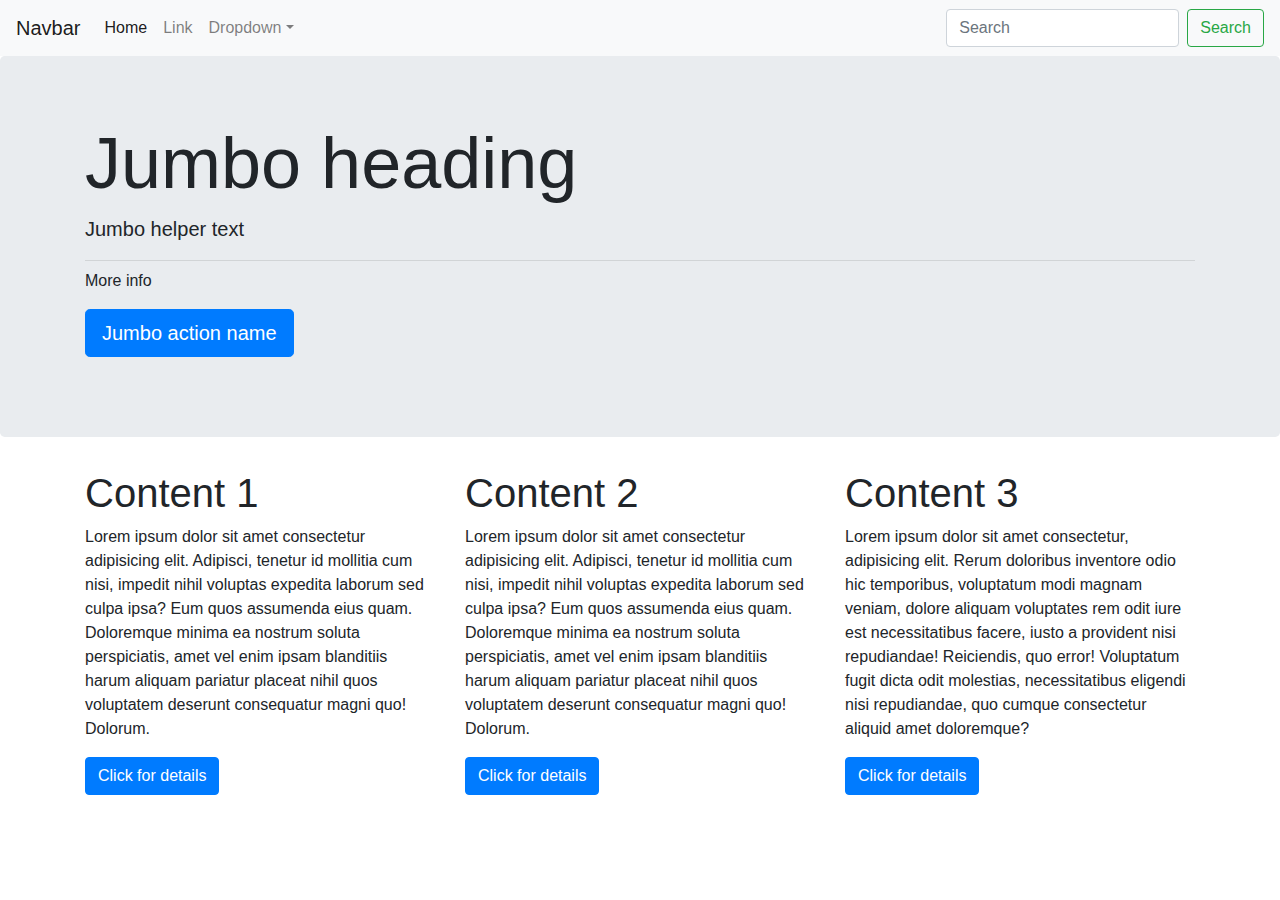
<file: template1.html>
<!DOCTYPE html>
<html lang="en">
<head>
    <meta charset="UTF-8">
    <meta name="viewport" content="width=device-width, initial-scale=1.0">
    <title>Template 1</title>
    <link rel="stylesheet" href="https://cdn.jsdelivr.net/npm/bootstrap@4.6.2/dist/css/bootstrap.min.css">
    <script src="https://cdn.jsdelivr.net/npm/jquery@3.7.1/dist/jquery.slim.min.js"></script>
  <script src="https://cdn.jsdelivr.net/npm/popper.js@1.16.1/dist/umd/popper.min.js"></script>
  <script src="https://cdn.jsdelivr.net/npm/bootstrap@4.6.2/dist/js/bootstrap.bundle.min.js"></script>
</head>
<body>
    <nav class="navbar navbar-expand-sm navbar-light bg-light">
        <a class="navbar-brand" href="#">Navbar</a>
        <button class="navbar-toggler d-lg-none" type="button" data-toggle="collapse" data-target="#collapsibleNavId" aria-controls="collapsibleNavId"
            aria-expanded="false" aria-label="Toggle navigation">
            <span class="navbar-toggler-icon"></span>
        </button>
        <div class="collapse navbar-collapse" id="collapsibleNavId">
            <ul class="navbar-nav mr-auto mt-2 mt-lg-0">
                <li class="nav-item active">
                    <a class="nav-link" href="#">Home <span class="sr-only">(current)</span></a>
                </li>
                <li class="nav-item">
                    <a class="nav-link" href="#">Link</a>
                </li>
                <li class="nav-item dropdown">
                    <a class="nav-link dropdown-toggle" href="#" id="dropdownId" data-toggle="dropdown" aria-haspopup="true" aria-expanded="false">Dropdown</a>
                    <div class="dropdown-menu" aria-labelledby="dropdownId">
                        <a class="dropdown-item" href="#">Action 1</a>
                        <a class="dropdown-item" href="#">Action 2</a>
                    </div>
                </li>
            </ul>
            <form class="form-inline my-2 my-lg-0">
                <input class="form-control mr-sm-2" type="text" placeholder="Search">
                <button class="btn btn-outline-success my-2 my-sm-0" type="submit">Search</button>
            </form>
        </div>
    </nav>



    <div class="jumbotron">
        <div class="container">
        <h1 class="display-3">Jumbo heading</h1>
        <p class="lead">Jumbo helper text</p>
        <hr class="my-2">
        <p>More info</p>
        <p class="lead">
            <a class="btn btn-primary btn-lg" href="Jumbo action link" role="button">Jumbo action name</a>
        </p>
    </div>
    </div>



    <div class="container">
        <div class="row">
            <div class="col-lg-4">
                <h1>Content 1</h1>
                <p>Lorem ipsum dolor sit amet consectetur adipisicing elit. Adipisci, tenetur id mollitia cum nisi, impedit nihil voluptas expedita laborum sed culpa ipsa? Eum quos assumenda eius quam. Doloremque minima ea nostrum soluta perspiciatis, amet vel enim ipsam blanditiis harum aliquam pariatur placeat nihil quos voluptatem deserunt consequatur magni quo! Dolorum.</p>
                <a href="" class="btn btn-primary">Click for details</a>
            </div>
            <div class="col-lg-4">
                <h1>Content 2</h1>
                <p>Lorem ipsum dolor sit amet consectetur adipisicing elit. Adipisci, tenetur id mollitia cum nisi, impedit nihil voluptas expedita laborum sed culpa ipsa? Eum quos assumenda eius quam. Doloremque minima ea nostrum soluta perspiciatis, amet vel enim ipsam blanditiis harum aliquam pariatur placeat nihil quos voluptatem deserunt consequatur magni quo! Dolorum.</p>
                <a href="" class="btn btn-primary">Click for details</a>
            </div>
            <div class="col-lg-4"><h1>Content 3</h1>
            <p>Lorem ipsum dolor sit amet consectetur, adipisicing elit. Rerum doloribus inventore odio hic temporibus, voluptatum modi magnam veniam, dolore aliquam voluptates rem odit iure est necessitatibus facere, iusto a provident nisi repudiandae! Reiciendis, quo error! Voluptatum fugit dicta odit molestias, necessitatibus eligendi nisi repudiandae, quo cumque consectetur aliquid amet doloremque?</p>
            <a href="" class="btn btn-primary">Click for details</a>
        </div>
        </div>
    
    </div>
    
    
</body>
</html>
</file>
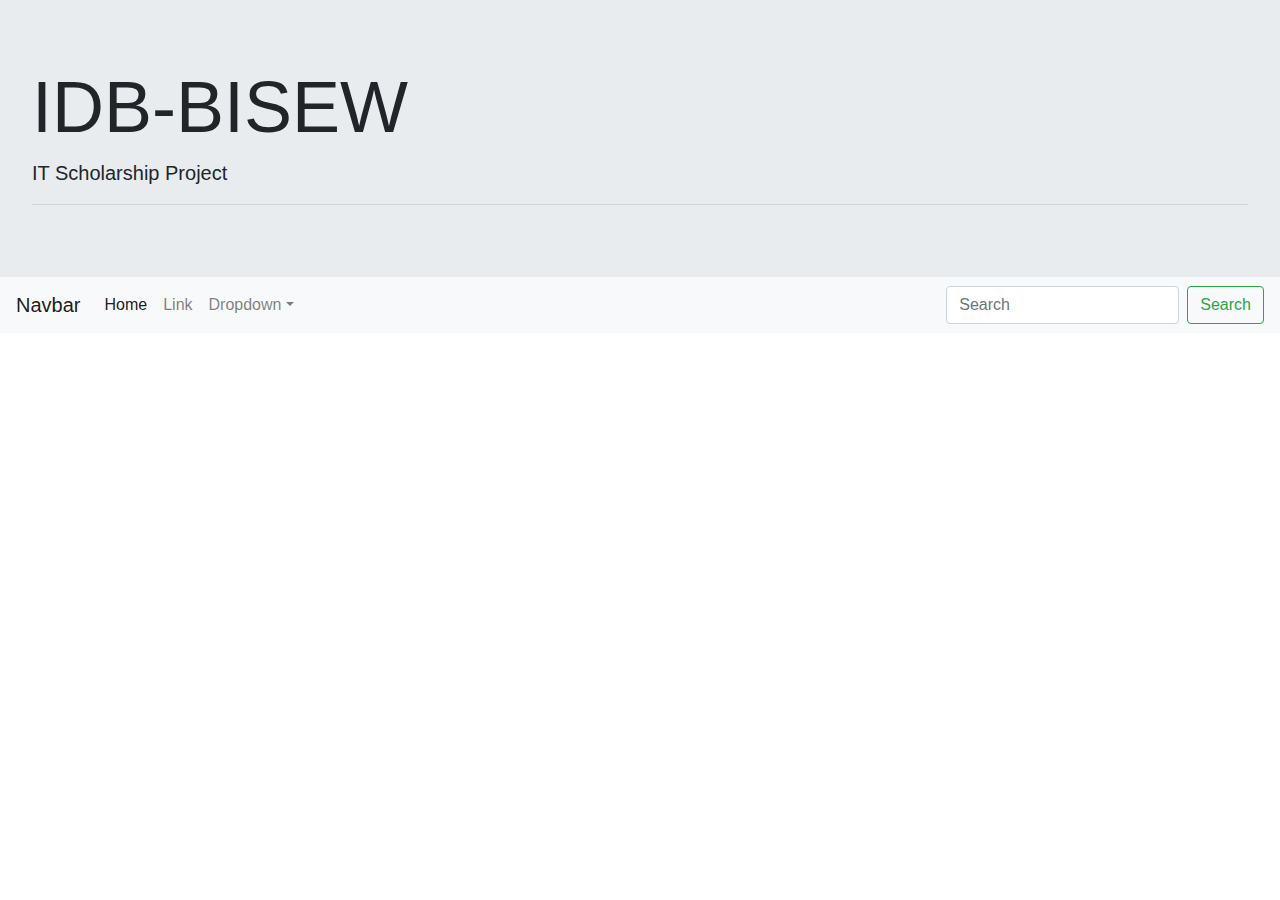
<file: template2.html>
<!DOCTYPE html>
<html lang="en">
<head>
    <meta charset="UTF-8">
    <meta name="viewport" content="width=device-width, initial-scale=1.0">
    <title>Document</title>
    <link rel="stylesheet" href="https://cdn.jsdelivr.net/npm/bootstrap@4.6.2/dist/css/bootstrap.min.css">
    <script src="https://cdn.jsdelivr.net/npm/jquery@3.7.1/dist/jquery.slim.min.js"></script>
  <script src="https://cdn.jsdelivr.net/npm/popper.js@1.16.1/dist/umd/popper.min.js"></script>
  <script src="https://cdn.jsdelivr.net/npm/bootstrap@4.6.2/dist/js/bootstrap.bundle.min.js"></script>
</head>
<body>
    
    <div class="jumbotron" style="margin-bottom: 0px; border-radius: 0;">
        <h1 class="display-3">IDB-BISEW</h1>
        <p class="lead">IT Scholarship Project</p>
        <hr class="my-2">
        
    </div>
    <nav class="navbar navbar-expand-sm navbar-light bg-light">
        <a class="navbar-brand" href="#">Navbar</a>
        <button class="navbar-toggler d-lg-none" type="button" data-toggle="collapse" data-target="#collapsibleNavId" aria-controls="collapsibleNavId"
            aria-expanded="false" aria-label="Toggle navigation">
            <span class="navbar-toggler-icon"></span>
        </button>
        <div class="collapse navbar-collapse" id="collapsibleNavId">
            <ul class="navbar-nav mr-auto mt-2 mt-lg-0">
                <li class="nav-item active">
                    <a class="nav-link" href="#">Home <span class="sr-only">(current)</span></a>
                </li>
                <li class="nav-item">
                    <a class="nav-link" href="#">Link</a>
                </li>
                <li class="nav-item dropdown">
                    <a class="nav-link dropdown-toggle" href="#" id="dropdownId" data-toggle="dropdown" aria-haspopup="true" aria-expanded="false">Dropdown</a>
                    <div class="dropdown-menu" aria-labelledby="dropdownId">
                        <a class="dropdown-item" href="#">Action 1</a>
                        <a class="dropdown-item" href="#">Action 2</a>
                    </div>
                </li>
            </ul>
            <form class="form-inline my-2 my-lg-0">
                <input class="form-control mr-sm-2" type="text" placeholder="Search">
                <button class="btn btn-outline-success my-2 my-sm-0" type="submit">Search</button>
            </form>
        </div>
    </nav>
    
    
    
</body>
</html>
</file>
<file: BOOTSTRAP.min.css/css/style.css>
.jumbotron {
    margin-bottom: 0;

}
</file>
